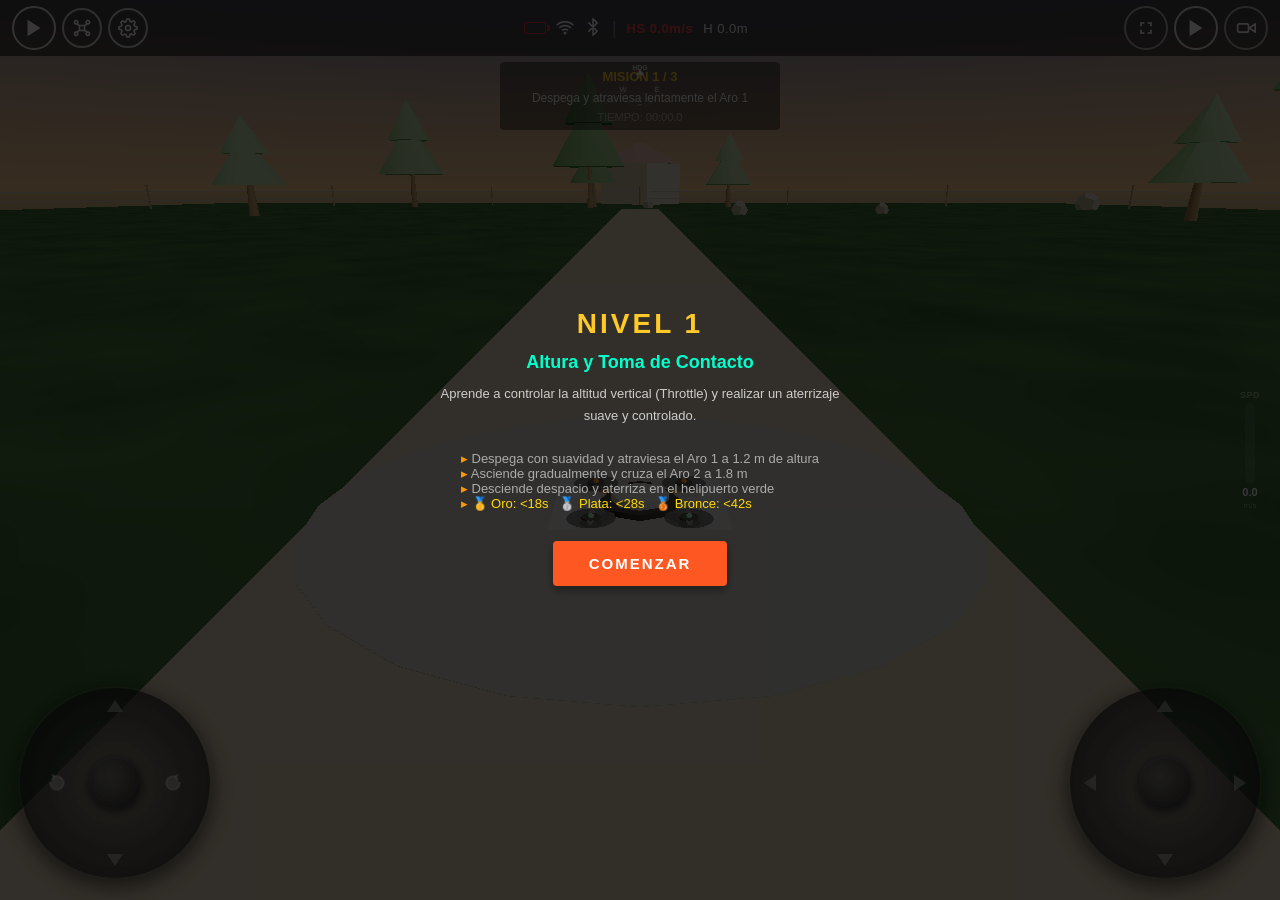
<file: index.html>
<!DOCTYPE html>
<html lang="es">
<head>
  <meta charset="UTF-8">
  <meta name="viewport" content="width=device-width, initial-scale=1.0, maximum-scale=1.0, user-scalable=no">
  <title>Simulador Tello EDU - Academia de Vuelo</title>

  <!-- PWA -->
  <link rel="manifest" href="manifest.json">
  <meta name="theme-color" content="#1a1a2e">
  <meta name="apple-mobile-web-app-capable" content="yes">
  <meta name="apple-mobile-web-app-status-bar-style" content="black">
  <link rel="apple-touch-icon" href="icons/icon-192.png">

  <!-- Styles -->
  <link rel="stylesheet" href="src/styles/base.css">
  <link rel="stylesheet" href="src/styles/hud.css">
  <link rel="stylesheet" href="src/styles/joystick.css">
  <link rel="stylesheet" href="src/styles/overlays.css">
  <link rel="stylesheet" href="src/styles/progress.css">
</head>
<body>

  <!-- Orientation warning for tablets/phones in portrait -->
  <div id="orientation-warning">
    <div class="orientation-box">
      <svg viewBox="0 0 24 24" width="48" height="48" fill="#00e5ff">
        <path d="M16 1H8C6.34 1 5 2.34 5 4v16c0 1.66 1.34 3 3 3h8c1.66 0 3-1.34 3-3V4c0-1.66-1.34-3-3-3zm1 18c0 .55-.45 1-1 1H8c-.55 0-1-.45-1-1V5c0-.55.45-1 1-1h8c.55 0 1 .45 1 1v14z"/>
      </svg>
      <p>Gira tu dispositivo a modo <b>Horizontal (Landscape)</b> para una mejor experiencia de vuelo.</p>
    </div>
  </div>

  <!-- Floating PWA / Web Update Banner -->
  <div id="update-banner" class="update-banner" style="display:none;">
    <div class="update-banner-content">
      <span class="update-banner-icon" id="update-banner-icon">🔄</span>
      <span class="update-banner-text" id="update-banner-text">Actualizando...</span>
      <button class="update-banner-btn" id="update-banner-btn" style="display:none;">APLICAR</button>
      <button class="update-banner-close" id="update-banner-close" title="Ocultar aviso">✕</button>
    </div>
  </div>

  <!-- Level intro / completion overlay -->
  <div id="level-overlay">
    <h1 id="ov-level-title">NIVEL 1</h1>
    <h2 id="ov-subtitle">Vuelo de Iniciación</h2>
    <p id="ov-desc">Aprende los controles básicos.</p>
    <ul id="ov-objectives"></ul>
    <button class="btn-overlay" id="btn-start-level">COMENZAR</button>
    <button class="btn-overlay" id="btn-regen-level" style="display:none; background:#7b1fa2; margin-top:8px;">🎲 NUEVA VARIACIÓN</button>
    <button class="btn-overlay freestyle" id="btn-freestyle" style="display:none">🎮 MODO LIBRE</button>
    <button class="btn-overlay secondary" id="btn-prev-level" style="display:none">◀ NIVEL ANTERIOR</button>
  </div>

  <!-- Config menu overlay -->
  <div id="config-overlay">
    <div id="config-panel">
      <div class="cfg-header">
        <h2>
          <svg viewBox="0 0 24 24"><path d="M12 15a3 3 0 100-6 3 3 0 000 6z"/><path d="M19.4 15a1.65 1.65 0 00.33 1.82l.06.06a2 2 0 010 2.83 2 2 0 01-2.83 0l-.06-.06a1.65 1.65 0 00-1.82-.33 1.65 1.65 0 00-1 1.51V21a2 2 0 01-4 0v-.09A1.65 1.65 0 009 19.4a1.65 1.65 0 00-1.82.33l-.06.06a2 2 0 01-2.83-2.83l.06-.06A1.65 1.65 0 004.68 15a1.65 1.65 0 00-1.51-1H3a2 2 0 010-4h.09A1.65 1.65 0 004.6 9a1.65 1.65 0 00-.33-1.82l-.06-.06a2 2 0 012.83-2.83l.06.06A1.65 1.65 0 009 4.68a1.65 1.65 0 001-1.51V3a2 2 0 014 0v.09a1.65 1.65 0 001 1.51 1.65 1.65 0 001.82-.33l.06-.06a2 2 0 012.83 2.83l-.06.06A1.65 1.65 0 0019.4 9a1.65 1.65 0 001.51 1H21a2 2 0 010 4h-.09a1.65 1.65 0 00-1.51 1z"/></svg>
          CONFIGURACIÓN
        </h2>
        <button id="btn-config-close-x" class="cfg-close-x" title="Cerrar ventana">✕</button>
      </div>

      <!-- Category Navigation Tabs -->
      <div class="cfg-tabs">
        <button class="cfg-tab-btn active" data-cfg-tab="controls">🎮 MANDOS</button>
        <button class="cfg-tab-btn" data-cfg-tab="difficulty">🎯 DIFICULTAD</button>
        <button class="cfg-tab-btn" data-cfg-tab="camera">👁️ CÁMARA</button>
        <button class="cfg-tab-btn" data-cfg-tab="graphics">⚙️ GRÁFICOS</button>
      </div>

      <!-- Tab Content 1: Mandos (Controls) -->
      <div class="cfg-tab-content active" id="cfg-tab-controls">
        <!-- Flight mode -->
        <div class="cfg-section">
          <div class="cfg-section-title">MODO DE VUELO</div>
          <div class="cfg-speed-row">
            <button class="cfg-speed-btn active" id="cfg-mode-attitude" data-flightmode="attitude">🎯 ACTITUD</button>
            <button class="cfg-speed-btn" id="cfg-mode-rate" data-flightmode="rate">⚡ ACRO (RATE)</button>
          </div>
          <div style="font-size:9px;color:rgba(255,255,255,0.35);margin-top:4px;padding:0 2px 4px;">
            ACTITUD: auto-nivelado &nbsp;|&nbsp; ACRO: control de tasa (real FPV)
          </div>
        </div>

        <!-- Speed preset -->
        <div class="cfg-section">
          <div class="cfg-section-title">VELOCIDAD DE RESPUESTA</div>
          <div class="cfg-speed-row">
            <button class="cfg-speed-btn active" id="cfg-speed-slow" data-speed="slow">🐢 LENTO</button>
            <button class="cfg-speed-btn" id="cfg-speed-normal" data-speed="normal">🎯 NORMAL</button>
            <button class="cfg-speed-btn" id="cfg-speed-fast" data-speed="fast">⚡ RÁPIDO</button>
          </div>
        </div>

        <!-- Joystick controls -->
        <div class="cfg-section">
          <div class="cfg-section-title">SENSIBILIDAD Y CURVA</div>
          <div class="cfg-slider-row">
            <label>Sensibilidad</label>
            <input type="range" id="cfg-joy-sensitivity" min="0.3" max="2.0" step="0.05" value="1.0">
            <span class="cfg-slider-value" id="cfg-joy-sensitivity-val">1.0</span>
          </div>

          <div class="cfg-slider-row">
            <label>Curva</label>
            <input type="range" id="cfg-joy-curve" min="1.0" max="4.0" step="0.1" value="3.0">
            <span class="cfg-slider-value" id="cfg-joy-curve-val">3.0</span>
          </div>
          <div style="display:flex;justify-content:space-between;font-size:10px;color:rgba(255,255,255,0.3);margin-top:-4px;padding:0 2px 6px;">
            <span>LINEAL</span><span>EXPONENCIAL</span>
          </div>

          <div class="cfg-slider-row">
            <label>Zona muerta</label>
            <input type="range" id="cfg-joy-deadzone" min="0" max="0.25" step="0.01" value="0.05">
            <span class="cfg-slider-value" id="cfg-joy-deadzone-val">5%</span>
          </div>
        </div>

        <!-- Expo curve preview -->
        <div class="cfg-section">
          <div class="cfg-section-title">CURVA DE EXPO (VISTA PREVIA)</div>
          <canvas id="expo-curve-canvas" width="160" height="70" style="display:block;margin:0 auto 4px;border-radius:4px;background:rgba(0,0,0,0.3);"></canvas>
        </div>

        <!-- Keyboard hint -->
        <div class="cfg-section" style="font-size:9px;color:rgba(255,255,255,0.3);line-height:1.7;">
          <div class="cfg-section-title">TECLADO / GAMEPAD</div>
          <div class="cfg-toggle-row" style="margin-bottom:6px;">
            <div>
              <div class="cfg-toggle-label" style="font-size:10px;">🎮 Intercambiar teclado</div>
              <div class="cfg-toggle-sub" id="kbd-swap-hint">↑↓ Subir/Bajar · ←→ Girar · WASD Pitch/Roll</div>
            </div>
            <label class="cfg-toggle">
              <input type="checkbox" id="cfg-kbd-swap">
              <span class="cfg-toggle-track"></span>
            </label>
          </div>
          Gamepad: Stick izq. Throttle+Yaw &nbsp; Stick der. Pitch+Roll
        </div>
      </div>

      <!-- Tab Content 2: Dificultad (Difficulty) -->
      <div class="cfg-tab-content" id="cfg-tab-difficulty">
        <div class="cfg-section">
          <div class="cfg-section-title">DESAFÍOS Y FACTORES AMBIENTALES</div>

          <div class="cfg-toggle-row">
            <div>
              <div class="cfg-toggle-label">🔋 Batería limitada</div>
              <div class="cfg-toggle-sub">Tiempo máximo para completar la misión</div>
            </div>
            <label class="cfg-toggle">
              <input type="checkbox" id="cfg-battery-on">
              <span class="cfg-toggle-track"></span>
            </label>
          </div>
          <div class="cfg-slider-row" id="cfg-battery-slider-row" style="display:none">
            <label>Tiempo</label>
            <input type="range" id="cfg-battery-time" min="30" max="300" step="10" value="120">
            <span class="cfg-slider-value" id="cfg-battery-time-val">120s</span>
          </div>

          <div class="cfg-toggle-row">
            <div>
              <div class="cfg-toggle-label">💨 Viento</div>
              <div class="cfg-toggle-sub">Fuerza de viento lateral en vuelo</div>
            </div>
            <label class="cfg-toggle">
              <input type="checkbox" id="cfg-wind-on">
              <span class="cfg-toggle-track"></span>
            </label>
          </div>
          <div class="cfg-slider-row" id="cfg-wind-slider-row" style="display:none">
            <label>Intensidad</label>
            <input type="range" id="cfg-wind-strength" min="0" max="5" step="0.5" value="1">
            <span class="cfg-slider-value" id="cfg-wind-strength-val">1.0</span>
          </div>

          <div class="cfg-toggle-row">
            <div>
              <div class="cfg-toggle-label">🌀 Turbulencia</div>
              <div class="cfg-toggle-sub">Sacudidas aleatorias durante el vuelo</div>
            </div>
            <label class="cfg-toggle">
              <input type="checkbox" id="cfg-turb-on">
              <span class="cfg-toggle-track"></span>
            </label>
          </div>
          <div class="cfg-slider-row" id="cfg-turb-slider-row" style="display:none">
            <label>Intensidad</label>
            <input type="range" id="cfg-turb-strength" min="0" max="5" step="0.5" value="1">
            <span class="cfg-slider-value" id="cfg-turb-strength-val">1.0</span>
          </div>

          <div class="cfg-toggle-row">
            <div>
              <div class="cfg-toggle-label">⚡ VPS / Deriva</div>
              <div class="cfg-toggle-sub">Zonas de pérdida de posicionamiento</div>
            </div>
            <label class="cfg-toggle">
              <input type="checkbox" id="cfg-vps-on">
              <span class="cfg-toggle-track"></span>
            </label>
          </div>

          <div class="cfg-toggle-row">
            <div>
              <div class="cfg-toggle-label">🚨 Simular desconexión</div>
              <div class="cfg-toggle-sub">Corta el enlace: sin control y descenso de emergencia</div>
            </div>
            <label class="cfg-toggle">
              <input type="checkbox" id="cfg-emergency-disconnect">
              <span class="cfg-toggle-track"></span>
            </label>
          </div>
        </div>
      </div>

      <!-- Tab Content 3: Cámara (Camera & Visual Aids) -->
      <div class="cfg-tab-content" id="cfg-tab-camera">
        <!-- Camera parameters -->
        <div class="cfg-section">
          <div class="cfg-section-title">CÁMARA DE SEGUIMIENTO (3ª PERSONA)</div>

          <div class="cfg-slider-row">
            <label>Retardo giro</label>
            <input type="range" id="cfg-cam-smoothing" min="0" max="0.22" step="0.01" value="0.06">
            <span class="cfg-slider-value" id="cfg-cam-smoothing-val">0.06</span>
          </div>

          <div class="cfg-slider-row">
            <label>Distancia</label>
            <input type="range" id="cfg-cam-distance" min="1.0" max="3.5" step="0.1" value="1.8">
            <span class="cfg-slider-value" id="cfg-cam-distance-val">1.8m</span>
          </div>

          <div class="cfg-slider-row">
            <label>Altura</label>
            <input type="range" id="cfg-cam-height" min="0.3" max="1.4" step="0.05" value="0.75">
            <span class="cfg-slider-value" id="cfg-cam-height-val">0.75m</span>
          </div>
        </div>

        <!-- Pilot / FPV frames -->
        <div class="cfg-section">
          <div class="cfg-section-title">VISTA PILOTO Y FPV</div>

          <div class="cfg-toggle-row">
            <div>
              <div class="cfg-toggle-label">📺 Marco de cámara</div>
              <div class="cfg-toggle-sub">Muestra el frame tipo mando del dron</div>
            </div>
            <label class="cfg-toggle">
              <input type="checkbox" id="cfg-pilot-frame">
              <span class="cfg-toggle-track"></span>
            </label>
          </div>

          <div class="cfg-toggle-row">
            <div>
              <div class="cfg-toggle-label">🌀 Ayuda de aspas FPV</div>
              <div class="cfg-toggle-sub">Muestra pistas laterales de motores/aspas en vista FPV</div>
            </div>
            <label class="cfg-toggle">
              <input type="checkbox" id="cfg-fpv-blade-aid" checked>
              <span class="cfg-toggle-track"></span>
            </label>
          </div>

          <div class="cfg-slider-row">
            <label>Punto piloto</label>
            <select id="cfg-pilot-spot" class="cfg-select" aria-label="Punto de cámara piloto">
              <option value="startPad">Helipuerto</option>
              <option value="westStand">Lateral oeste</option>
              <option value="eastStand">Lateral este</option>
              <option value="farTower">Vista lejana</option>
            </select>
            <span class="cfg-slider-value"></span>
          </div>

          <div class="cfg-slider-row">
            <label>Tamaño FPV</label>
            <select id="cfg-pilot-frame-size" class="cfg-select" aria-label="Tamaño del cuadro FPV en vista piloto">
              <option value="auto" selected>Auto</option>
              <option value="small">Pequeño</option>
              <option value="medium">Medio</option>
              <option value="large">Grande</option>
            </select>
            <span class="cfg-slider-value"></span>
          </div>
        </div>

        <!-- Flight visual aids -->
        <div class="cfg-section">
          <div class="cfg-section-title">ASISTENCIA VISUAL EN VUELO</div>

          <div class="cfg-toggle-row">
            <div>
              <div class="cfg-toggle-label">🧭 Ayudas de vuelo global</div>
              <div class="cfg-toggle-sub">Activa/desactiva todos los elementos de asistencia</div>
            </div>
            <label class="cfg-toggle">
              <input type="checkbox" id="cfg-flight-aids" checked>
              <span class="cfg-toggle-track"></span>
            </label>
          </div>

          <div class="cfg-toggle-row">
            <div>
              <div class="cfg-toggle-label">VPS beam</div>
              <div class="cfg-toggle-sub">Luz/volumen de pérdida de posición</div>
            </div>
            <label class="cfg-toggle">
              <input type="checkbox" id="cfg-vps-beam" checked>
              <span class="cfg-toggle-track"></span>
            </label>
          </div>

          <div class="cfg-toggle-row">
            <div>
              <div class="cfg-toggle-label">Anillo de dirección</div>
              <div class="cfg-toggle-sub">Indicador circular de giro y orientación</div>
            </div>
            <label class="cfg-toggle">
              <input type="checkbox" id="cfg-heading-ring" checked>
              <span class="cfg-toggle-track"></span>
            </label>
          </div>

          <div class="cfg-toggle-row">
            <div>
              <div class="cfg-toggle-label">Sombra del dron</div>
              <div class="cfg-toggle-sub">Sombra proyectada en el suelo</div>
            </div>
            <label class="cfg-toggle">
              <input type="checkbox" id="cfg-drone-shadow" checked>
              <span class="cfg-toggle-track"></span>
            </label>
          </div>

          <div class="cfg-toggle-row">
            <div>
              <div class="cfg-toggle-label">Traza del vuelo</div>
              <div class="cfg-toggle-sub">Línea de recorrido de la trayectoria</div>
            </div>
            <label class="cfg-toggle">
              <input type="checkbox" id="cfg-trail" checked>
              <span class="cfg-toggle-track"></span>
            </label>
          </div>

          <div class="cfg-toggle-row">
            <div>
              <div class="cfg-toggle-label">Anillo de altitud</div>
              <div class="cfg-toggle-sub">Indicador de altura alrededor del dron</div>
            </div>
            <label class="cfg-toggle">
              <input type="checkbox" id="cfg-alt-ring" checked>
              <span class="cfg-toggle-track"></span>
            </label>
          </div>
        </div>
      </div>

      <!-- Tab Content 4: Gráficos (Graphics & Performance) -->
      <div class="cfg-tab-content" id="cfg-tab-graphics">
        <!-- Performance -->
        <div class="cfg-section">
          <div class="cfg-section-title">CALIDAD GRÁFICA RÁPIDA</div>
          <div class="cfg-speed-row" style="margin-bottom:12px;">
            <button class="cfg-speed-btn" id="cfg-quality-low" data-quality="low">📱 BAJO (Tablet)</button>
            <button class="cfg-speed-btn active" id="cfg-quality-med" data-quality="med">🎯 MEDIO</button>
            <button class="cfg-speed-btn" id="cfg-quality-high" data-quality="high">⚡ ALTO</button>
          </div>

          <div class="cfg-toggle-row">
            <div>
              <div class="cfg-toggle-label">⚙️ Modo bajo consumo</div>
              <div class="cfg-toggle-sub">Reduce sombras, entorno y resolución</div>
            </div>
            <label class="cfg-toggle">
              <input type="checkbox" id="cfg-low-power">
              <span class="cfg-toggle-track"></span>
            </label>
          </div>

          <div class="cfg-toggle-row">
            <div>
              <div class="cfg-toggle-label">🌑 Sombras</div>
              <div class="cfg-toggle-sub">Desactiva sombras dinámicas del mundo</div>
            </div>
            <label class="cfg-toggle">
              <input type="checkbox" id="cfg-shadows">
              <span class="cfg-toggle-track"></span>
            </label>
          </div>

          <div class="cfg-toggle-row">
            <div>
              <div class="cfg-toggle-label">🌿 Entorno detallado</div>
              <div class="cfg-toggle-sub">Oculta árboles, rocas y vallas decorativas</div>
            </div>
            <label class="cfg-toggle">
              <input type="checkbox" id="cfg-env-detail" checked>
              <span class="cfg-toggle-track"></span>
            </label>
          </div>

          <div class="cfg-toggle-row">
            <div>
              <div class="cfg-toggle-label">💨 Partículas de viento</div>
              <div class="cfg-toggle-sub">Reduce partículas de deriva atmosférica</div>
            </div>
            <label class="cfg-toggle">
              <input type="checkbox" id="cfg-wind-particles" checked>
              <span class="cfg-toggle-track"></span>
            </label>
          </div>
        </div>

        <!-- Environment -->
        <div class="cfg-section">
          <div class="cfg-section-title">ILUMINACIÓN Y ENTORNO</div>

          <div class="cfg-slider-row">
            <label>Hora del día</label>
            <input type="range" id="cfg-time-of-day" min="0" max="1" step="0.05" value="0.5">
            <span class="cfg-slider-value" id="cfg-time-of-day-val">🌅</span>
          </div>

          <div class="cfg-slider-row">
            <label>Niebla</label>
            <input type="range" id="cfg-fog-density" min="0.002" max="0.06" step="0.002" value="0.008">
            <span class="cfg-slider-value" id="cfg-fog-density-val">0.008</span>
          </div>
        </div>

        <!-- Replay -->
        <div class="cfg-section">
          <div class="cfg-section-title">REPETICIÓN</div>
          <button id="btn-start-replay" class="cfg-speed-btn" style="width:100%">▶ VER REPETICIÓN DE VUELO</button>
          <div style="font-size:9px;color:rgba(255,255,255,0.35);margin-top:4px;">Disponible tras completar un nivel</div>
        </div>

        <!-- Version & PWA Updates -->
        <div class="cfg-section">
          <div class="cfg-section-title">VERSIÓN Y ACTUALIZACIONES</div>
          <div style="display:flex; justify-content:space-between; align-items:center; gap:8px;">
            <div>
              <div style="font-size:12px; color:#fff; font-weight:bold;">DroneTrainer EDU</div>
              <div id="cfg-app-version" style="font-size:10px; color:rgba(255,255,255,0.45);">v2.2.0 · PWA Offline</div>
            </div>
            <button id="btn-check-updates" class="cfg-speed-btn" style="flex:none; padding:7px 12px; font-size:10px;">
              🔄 BUSCAR AHORA
            </button>
          </div>

          <div class="cfg-toggle-row" style="margin-top:10px;">
            <div>
              <div class="cfg-toggle-label">🔄 Actualizaciones automáticas</div>
              <div class="cfg-toggle-sub">Descarga y aplica novedades al conectar a internet</div>
            </div>
            <label class="cfg-toggle">
              <input type="checkbox" id="cfg-auto-updates" checked>
              <span class="cfg-toggle-track"></span>
            </label>
          </div>

          <div id="cfg-update-status" style="font-size:10px; color:#ff9800; min-height:14px; margin-top:6px;"></div>
        </div>
      </div>

      <button id="btn-config-close">CERRAR</button>
    </div>
  </div>

  <!-- Level Progress / Menu overlay -->
  <div id="level-progress-overlay">
    <div id="level-progress-panel">
      <h2>
        <svg viewBox="0 0 24 24" style="width:18px;height:18px;stroke:#fff;stroke-width:2;fill:none"><path d="M3 9l9-7 9 7v11a2 2 0 01-2 2H5a2 2 0 01-2-2z"/><polyline points="9 22 9 12 15 12 15 22"/></svg>
        PLAN DE ENTRENAMIENTO
      </h2>

      <!-- Tab switcher: Academia vs Desafíos vs Misiones -->
      <div class="lp-tab-row">
        <button class="lp-tab-btn active" id="lp-tab-academy">🎓 ACADEMIA (24)</button>
        <button class="lp-tab-btn" id="lp-tab-challenges">⚡ DESAFÍOS (15)</button>
        <button class="lp-tab-btn" id="lp-tab-operations">🎬 MISIONES (10)</button>
      </div>

      <div class="lp-section-title" id="lp-section-header">CURSO DE APRENDIZAJE</div>
      <div id="lp-levels-list"></div>

      <div class="lp-section-title" style="margin-top:16px">MODOS</div>
      <div class="lp-mode-row">
        <button class="lp-mode-btn" id="lp-btn-freestyle">🎮 MODO LIBRE</button>
        <button class="lp-mode-btn" id="lp-btn-freestyle-indoor">🏢 LIBRE INTERIOR</button>
        <button class="lp-mode-btn" id="lp-btn-reset">🗑 REINICIAR TODO</button>
      </div>

      <button id="lp-btn-close">CERRAR</button>
    </div>
  </div>

  <!-- FPV propeller overlay -->
  <div id="fpv-overlay">
    <div class="fpv-prop" id="fpv-prop-left">
      <div class="fpv-prop-blade"></div>
      <div class="fpv-prop-blade"></div>
    </div>
    <div class="fpv-prop" id="fpv-prop-right">
      <div class="fpv-prop-blade"></div>
      <div class="fpv-prop-blade"></div>
    </div>
  </div>

  <div id="pilot-frame-overlay" aria-hidden="true">
    <div class="pilot-frame-screen"></div>
    <div class="pilot-frame-screen inner"></div>
  </div>

  <div id="canvas-container"></div>

  <!-- Level transition fade overlay -->
  <div id="level-fade"></div>

  <div id="ui-layer">
    <!-- Top bar -->
    <div id="top-bar">
      <div class="top-icons-left">
        <button id="btn-takeoff" title="Despegar / Aterrizar">
          <svg viewBox="0 0 24 24" id="btn-takeoff-icon"><polygon points="5 3 19 12 5 21 5 3" fill="#fff" stroke="none"/></svg>
        </button>
        <button class="top-icon-btn" id="btn-drone-icon" title="Estado del dron" style="cursor:default; pointer-events:none;">
          <svg viewBox="0 0 24 24"><circle cx="5" cy="5" r="2"/><circle cx="19" cy="5" r="2"/><circle cx="5" cy="19" r="2"/><circle cx="19" cy="19" r="2"/><rect x="9" y="9" width="6" height="6" rx="1"/><line x1="5" y1="7" x2="9" y2="9"/><line x1="19" y1="7" x2="15" y2="9"/><line x1="5" y1="17" x2="9" y2="15"/><line x1="19" y1="17" x2="15" y2="15"/></svg>
        </button>
        <button class="top-icon-btn" id="btn-open-config" title="Configuración">
          <svg viewBox="0 0 24 24"><path d="M12 15a3 3 0 100-6 3 3 0 000 6z"/><path d="M19.4 15a1.65 1.65 0 00.33 1.82l.06.06a2 2 0 010 2.83 2 2 0 01-2.83 0l-.06-.06a1.65 1.65 0 00-1.82-.33 1.65 1.65 0 00-1 1.51V21a2 2 0 01-4 0v-.09A1.65 1.65 0 009 19.4a1.65 1.65 0 00-1.82.33l-.06.06a2 2 0 01-2.83-2.83l.06-.06A1.65 1.65 0 004.68 15a1.65 1.65 0 00-1.51-1H3a2 2 0 010-4h.09A1.65 1.65 0 004.6 9a1.65 1.65 0 00-.33-1.82l-.06-.06a2 2 0 012.83-2.83l.06.06A1.65 1.65 0 009 4.68a1.65 1.65 0 001-1.51V3a2 2 0 014 0v.09a1.65 1.65 0 001 1.51 1.65 1.65 0 001.82-.33l.06-.06a2 2 0 012.83 2.83l-.06.06A1.65 1.65 0 0019.4 9a1.65 1.65 0 001.51 1H21a2 2 0 010 4h-.09a1.65 1.65 0 00-1.51 1z"/></svg>
        </button>
      </div>

      <div id="top-status">
        <div id="status-battery">
          <span class="bat-icon"><span class="bat-fill" id="bat-fill-bar" style="width:100%"></span></span>
        </div>
        <span id="status-wifi">
          <svg viewBox="0 0 24 24"><path d="M5 12.55a11 11 0 0114.08 0"/><path d="M1.42 9a16 16 0 0121.16 0"/><path d="M8.53 16.11a6 6 0 016.95 0"/><circle cx="12" cy="20" r="1" fill="#fff"/></svg>
        </span>
        <span id="status-bt">
          <svg viewBox="0 0 24 24"><polyline points="6.5 6.5 17.5 17.5 12 23 12 1 17.5 6.5 6.5 17.5"/></svg>
        </span>
        <span id="status-sep">|</span>
        <span id="status-speed">HS 0.0m/s</span>
        <span id="status-alt">H 0.0m</span>
      </div>

      <div class="top-icons-right">
        <button id="btn-fullscreen" title="Pantalla completa">
          <svg viewBox="0 0 24 24"><path d="M7 14H5v5h5v-2H7v-3zm-2-4h2V7h3V5H5v5zm12 7h-3v2h5v-5h-2v3zM14 5v2h3v3h2V5h-5z"/></svg>
        </button>
        <button id="btn-levels" title="Progreso de niveles">
          <svg viewBox="0 0 24 24"><polygon points="5 3 19 12 5 21 5 3" fill="#fff" stroke="none"/></svg>
        </button>
        <button id="btn-cam-toggle" title="Cambiar vista (3ª persona / FPV)">
          <svg viewBox="0 0 24 24"><rect x="2" y="7" width="13" height="10" rx="2"/><polygon points="23 7 16 12 23 17 23 7"/></svg>
        </button>
      </div>
    </div>

    <!-- Mission HUD -->
    <div id="mission-hud">
      <div class="mission-title" id="mission-title">MISIÓN 1 / 3</div>
      <div id="mission-desc">Despega y atraviesa lentamente el Aro 1</div>
      <div id="vps-warning">⚠ ALERTA: VPS CIEGO (DERIVA ACTIVA) ⚠</div>
      <div id="emergency-warning">🚨 ENLACE PERDIDO: DESCENSO DE EMERGENCIA</div>
      <div id="mission-timer" style="color:rgba(255,255,255,0.55); font-size:11px; margin-top:2px;">TIEMPO: 00:00.0</div>
      <div id="mission-hint" style="display:none; color:#ffd740; font-size:10px; margin-top:3px; padding:3px 6px; background:rgba(0,0,0,0.45); border-radius:4px; max-width:260px;"></div>
    </div>

    <!-- Battery countdown bar (difficulty) -->
    <div id="battery-bar-wrap">
      <div id="battery-bar-label">🔋 <span id="battery-bar-text">120s</span></div>
      <div id="battery-bar-track"><div id="battery-bar-fill" style="width:100%"></div></div>
    </div>

    <!-- Freestyle mode HUD -->
    <div id="freestyle-hud">
      <div class="fs-title">🎮 MODO LIBRE</div>
      <div>AROS: <span class="fs-score" id="fs-gates">0</span> &nbsp; TIEMPO: <span id="fs-time">00:00.0</span></div>
      <div style="font-size:11px; color:rgba(255,255,255,0.5); margin-top:2px;">MEJOR TRAMO: <span id="fs-best">--</span></div>
    </div>

    <!-- Freestyle control panel -->
    <div id="freestyle-panel">
      <button class="btn-freestyle-ctrl wind-btn active" data-wind="calm"  id="wind-calm">🌬 CALMA</button>
      <button class="btn-freestyle-ctrl wind-btn"        data-wind="mod"   id="wind-mod">💨 MODERADO</button>
      <button class="btn-freestyle-ctrl wind-btn"        data-wind="storm" id="wind-storm">🌪 TORMENTA</button>
      <button class="btn-freestyle-ctrl" id="btn-new-map">🗺 NUEVO MAPA</button>
      <button class="btn-freestyle-ctrl" id="btn-exit-free">✕ SALIR</button>
    </div>

    <!-- Left joystick: Throttle (up/down) + Yaw (left/right) -->
    <div class="joystick-zone" id="left-zone">
      <svg class="joy-arrow joy-arrow-up" width="16" height="12" viewBox="0 0 16 12"><polygon points="8,0 16,12 0,12"/></svg>
      <svg class="joy-arrow joy-arrow-down" width="16" height="12" viewBox="0 0 16 12"><polygon points="8,0 16,12 0,12"/></svg>
      <svg class="joy-arrow joy-arrow-ccw" width="18" height="18" viewBox="0 0 24 24" fill="none" stroke="rgba(255,255,255,0.45)" stroke-width="2.5" stroke-linecap="round">
        <path d="M3 12a9 9 0 109-9H9"/><polyline points="6 7 9 4 6 1"/>
      </svg>
      <svg class="joy-arrow joy-arrow-cw" width="18" height="18" viewBox="0 0 24 24" fill="none" stroke="rgba(255,255,255,0.45)" stroke-width="2.5" stroke-linecap="round">
        <path d="M3 12a9 9 0 109-9H9"/><polyline points="6 7 9 4 6 1"/>
      </svg>
      <div class="stick-knob" id="left-knob"></div>
    </div>

    <!-- Right joystick: Pitch (forward/back) + Roll (left/right) -->
    <div class="joystick-zone" id="right-zone">
      <svg class="joy-arrow joy-arrow-up"    width="16" height="12" viewBox="0 0 16 12"><polygon points="8,0 16,12 0,12"/></svg>
      <svg class="joy-arrow joy-arrow-down"  width="16" height="12" viewBox="0 0 16 12"><polygon points="8,0 16,12 0,12"/></svg>
      <svg class="joy-arrow joy-arrow-left"  width="16" height="12" viewBox="0 0 16 12"><polygon points="8,0 16,12 0,12"/></svg>
      <svg class="joy-arrow joy-arrow-right" width="16" height="12" viewBox="0 0 16 12"><polygon points="8,0 16,12 0,12"/></svg>
      <div class="stick-knob" id="right-knob"></div>
    </div>

    <!-- VPS screen-edge vignette -->
    <div id="vps-vignette"></div>

    <!-- Speed tape (right side) -->
    <div id="speed-tape">
      <div id="speed-tape-label">SPD</div>
      <div id="speed-tape-track"><div id="speed-tape-fill" style="height:0%"></div></div>
      <div id="speed-tape-val">0.0</div>
      <div id="speed-tape-unit">m/s</div>
    </div>

    <!-- Artificial horizon bar -->
    <div id="horizon-hud">
      <canvas id="horizon-canvas" width="100" height="50"></canvas>
    </div>

    <!-- Compass rose -->
    <div id="compass-hud">
      <canvas id="compass-canvas" width="80" height="44"></canvas>
    </div>

    <!-- Wind drift indicator -->
    <div id="wind-drift-hud">
      <canvas id="wind-drift-canvas" width="44" height="44"></canvas>
      <div id="wind-drift-label">DERIVA</div>
    </div>

    <!-- Input visualizer -->
    <!--<div id="input-viz">
      <div class="input-viz-box" id="input-viz-left">
        <div class="input-viz-dot" id="input-dot-left"></div>
      </div>
      <div class="input-viz-box" id="input-viz-right">
        <div class="input-viz-dot" id="input-dot-right"></div>
      </div>
    </div>-->
  </div>

  <script type="module" src="src/main.js"></script>
</body>
</html>
</file>
<file: src/styles/base.css>
* {
  box-sizing: border-box;
  user-select: none;
  -webkit-user-select: none;
  margin: 0;
  padding: 0;
}
body, html {
  width: 100%;
  height: 100%;
  overflow: hidden;
  background: #000;
  touch-action: none;
  font-family: 'Arial', sans-serif;
}
:root {
  --pilot-frame-width: min(30vw, 420px);
  --pilot-frame-height: min(17.4vw, 244px);
  --pilot-frame-min-width: 180px;
  --pilot-frame-min-height: 104px;
}
#canvas-container {
  position: absolute;
  top: 0;
  left: 0;
  width: 100%;
  height: 100%;
  overflow: hidden;
}

#canvas-container canvas {
  width: 100% !important;
  height: 100% !important;
  display: block;
}
#ui-layer {
  position: absolute;
  top: 0;
  left: 0;
  width: 100%;
  height: 100%;
  z-index: 2;
  pointer-events: none;
}

/* ── FPV PROPELLER OVERLAY ── */
#fpv-overlay {
  display: none !important;
  position: absolute;
  top: 0; left: 0; width: 100%; height: 100%;
  pointer-events: none;
  z-index: 3;
}
#fpv-overlay.active { display: none !important; }
.fpv-prop {
  position: absolute;
  top: 50%;
  width: 132px;
  height: 110px;
  transform: translateY(-50%);
  overflow: visible;
  pointer-events: none;
}
#fpv-prop-left  { left: 10px; }
#fpv-prop-right { right: 10px; }
.fpv-prop::before {
  content: '';
  position: absolute;
  width: 26px;
  height: 26px;
  border-radius: 50%;
  top: 50%;
  margin-top: -13px;
  background: radial-gradient(circle at 40% 35%, rgba(255,255,255,0.65), rgba(18,21,32,0.92) 62%);
  border: 1px solid rgba(255,255,255,0.22);
  box-shadow: 0 0 0 1px rgba(0,0,0,0.45), 0 0 12px rgba(0,0,0,0.35);
}
#fpv-prop-left::before { left: 20px; }
#fpv-prop-right::before { right: 20px; }
.fpv-prop-blade {
  position: absolute;
  width: 62px;
  height: 10px;
  background: rgba(255,255,255,0.2);
  border-radius: 6px;
  top: 50%;
  left: 50%;
  transform-origin: 0% 50%;
  animation: propSpin 0.12s linear infinite;
}
.fpv-prop-blade:nth-child(2) { animation-delay: -0.06s; }
#fpv-prop-left  .fpv-prop-blade { transform-origin: 0% 50%; }
#fpv-prop-right .fpv-prop-blade { transform-origin: 100% 50%; left: auto; right: 50%; }
@keyframes propSpin {
  from { transform: rotate(0deg) translateY(-50%); }
  to   { transform: rotate(360deg) translateY(-50%); }
}
/* FPV vignette effect */
#fpv-overlay::after {
  content: '';
  position: absolute;
  inset: 0;
  background: radial-gradient(ellipse at center, transparent 55%, rgba(0,0,0,0.55) 100%);
  pointer-events: none;
}

#pilot-frame-overlay {
  display: none;
  position: absolute;
  inset: 0;
  pointer-events: none;
  z-index: 6;
}
#pilot-frame-overlay.active { display: block; }
.pilot-frame-screen {
  position: absolute;
  left: 50%;
  bottom: 3.6vh;
  width: var(--pilot-frame-width);
  height: var(--pilot-frame-height);
  min-width: var(--pilot-frame-min-width);
  min-height: var(--pilot-frame-min-height);
  transform: translateX(-50%);
  border: 3px solid rgba(255,255,255,0.85);
  border-radius: 14px;
  box-shadow: 0 0 0 2px rgba(0,0,0,0.55), inset 0 0 0 1px rgba(255,255,255,0.18), 0 8px 20px rgba(0,0,0,0.3);
  background: transparent;
}
.pilot-frame-screen.inner {
  left: calc(50% + 1px);
  bottom: calc(3.6vh + 1px);
  width: calc(var(--pilot-frame-width) - 18px);
  height: calc(var(--pilot-frame-height) - 18px);
  min-width: calc(var(--pilot-frame-min-width) - 18px);
  min-height: calc(var(--pilot-frame-min-height) - 18px);
  border-color: rgba(255,255,255,0.28);
  border-radius: 10px;
  box-shadow: inset 0 0 0 1px rgba(0,0,0,0.35);
  background: transparent;
}
/* ── VPS SCREEN VIGNETTE ── */
#vps-vignette {
  display: none;
  position: absolute;
  inset: 0;
  pointer-events: none;
  z-index: 4;
  background: radial-gradient(ellipse at center, transparent 52%, rgba(255,179,0,0.0) 72%, rgba(255,179,0,0.12) 100%);
}
#vps-vignette.active { display: block; }

/* ── LEVEL TRANSITION FADE ── */
#level-fade {
  position: absolute;
  inset: 0;
  pointer-events: none;
  z-index: 9;
  background: #000;
  opacity: 0;
  transition: opacity 0.35s ease;
}
#level-fade.fade-out { opacity: 1; }
#level-fade.fade-in  { opacity: 0; }
</file>
<file: src/styles/hud.css>
/* ── TOP HUD BAR ── */
#top-bar {
  position: absolute;
  top: 0; left: 0; right: 0;
  height: 56px;
  display: flex;
  align-items: center;
  background: rgba(0,0,0,0.55);
  padding: 0 12px;
  pointer-events: auto;
}

/* Left icon group */
.top-icons-left {
  display: flex;
  align-items: center;
  gap: 6px;
}
.top-icon-btn {
  width: 40px;
  height: 40px;
  border-radius: 50%;
  border: 2px solid rgba(255,255,255,0.75);
  background: transparent;
  color: #fff;
  display: flex;
  align-items: center;
  justify-content: center;
  cursor: pointer;
  pointer-events: auto;
  flex-shrink: 0;
}
.top-icon-btn svg {
  width: 20px;
  height: 20px;
  fill: none;
  stroke: #fff;
  stroke-width: 2;
  stroke-linecap: round;
  stroke-linejoin: round;
}
.top-icon-btn:active { opacity: 0.7; }

/* Center status strip */
#top-status {
  flex: 1;
  display: flex;
  align-items: center;
  justify-content: center;
  gap: 10px;
  font-size: 13px;
  color: #fff;
  font-family: 'Arial', sans-serif;
}
#status-battery {
  display: flex;
  align-items: center;
  gap: 4px;
}
.bat-icon {
  width: 22px;
  height: 12px;
  border: 1.5px solid #e53935;
  border-radius: 2px;
  position: relative;
  display: inline-block;
}
.bat-icon::after {
  content: '';
  position: absolute;
  right: -5px;
  top: 2px;
  width: 3px;
  height: 6px;
  background: #e53935;
  border-radius: 0 1px 1px 0;
}
.bat-fill {
  height: 100%;
  background: #e53935;
  border-radius: 1px;
  transition: width 0.4s;
}
#status-wifi svg, #status-bt svg { width:18px; height:18px; stroke:#fff; stroke-width:2; fill:none; stroke-linecap:round; stroke-linejoin:round; }
#status-sep { color: rgba(255,255,255,0.3); font-size: 18px; font-weight: 100; }
#status-speed { color: #ff4444; font-weight: bold; letter-spacing: 0.5px; }
#status-alt   { color: #fff; letter-spacing: 0.5px; }

/* Right icon group */
.top-icons-right {
  display: flex;
  align-items: center;
  gap: 6px;
}
/* Takeoff / Land button */
#btn-takeoff {
  width: 44px;
  height: 44px;
  border-radius: 50%;
  border: 2px solid rgba(255,255,255,0.85);
  background: transparent;
  color: #fff;
  display: flex;
  align-items: center;
  justify-content: center;
  cursor: pointer;
  pointer-events: auto;
  flex-shrink: 0;
  transition: background 0.2s, border-color 0.2s;
}
#btn-takeoff svg { width:22px; height:22px; stroke:#fff; stroke-width:2; fill:none; stroke-linecap:round; stroke-linejoin:round; }
#btn-takeoff:disabled { opacity: 0.4; cursor: not-allowed; }
#btn-takeoff.state-fly  { border-color: #4caf50; }
#btn-takeoff.state-fly svg { stroke: #4caf50; }
#btn-takeoff.state-land { border-color: #ff9800; }
#btn-takeoff.state-land svg { stroke: #ff9800; }
#btn-takeoff.state-crash { border-color: #e53935; }
#btn-takeoff.state-crash svg { stroke: #e53935; }

/* Level progress menu button */
#btn-levels {
  width: 44px;
  height: 44px;
  border-radius: 50%;
  border: 2px solid rgba(255,255,255,0.85);
  background: transparent;
  color: #fff;
  display: flex;
  align-items: center;
  justify-content: center;
  cursor: pointer;
  pointer-events: auto;
  flex-shrink: 0;
  transition: background 0.2s, border-color 0.2s;
}
#btn-levels svg { width:22px; height:22px; stroke:#fff; stroke-width:2; fill:none; stroke-linecap:round; stroke-linejoin:round; }
#btn-levels:active { opacity: 0.7; }

/* Camera view toggle button */
#btn-cam-toggle {
  width: 44px;
  height: 44px;
  border-radius: 50%;
  border: 2px solid rgba(255,255,255,0.6);
  background: transparent;
  color: #fff;
  display: flex;
  align-items: center;
  justify-content: center;
  flex-shrink: 0;
  pointer-events: auto;
  cursor: pointer;
  transition: border-color 0.2s, opacity 0.2s;
}
#btn-cam-toggle svg { width:20px; height:20px; stroke:#fff; stroke-width:2; fill:none; stroke-linecap:round; stroke-linejoin:round; }
#btn-cam-toggle.fpv-active { border-color: #00e5ff; }
#btn-cam-toggle.fpv-active svg { stroke: #00e5ff; }
#btn-cam-toggle:active { opacity: 0.7; }

/* Video / Photo placeholder buttons */
.top-media-btn {
  width: 44px;
  height: 44px;
  border-radius: 50%;
  border: 2px solid rgba(255,255,255,0.6);
  background: transparent;
  color: #fff;
  display: flex;
  align-items: center;
  justify-content: center;
  flex-shrink: 0;
  pointer-events: auto;
  cursor: default;
  opacity: 0.55;
}
.top-media-btn svg { width:20px; height:20px; stroke:#fff; stroke-width:2; fill:none; stroke-linecap:round; stroke-linejoin:round; }

/* Fullscreen button */
#btn-fullscreen {
  width: 44px;
  height: 44px;
  border-radius: 50%;
  border: 2px solid rgba(255,255,255,0.6);
  background: transparent;
  color: #fff;
  display: flex;
  align-items: center;
  justify-content: center;
  flex-shrink: 0;
  pointer-events: auto;
  cursor: pointer;
  transition: border-color 0.2s, opacity 0.2s;
}
#btn-fullscreen svg {
  width: 20px;
  height: 20px;
  fill: #fff;
}
#btn-fullscreen:active {
  opacity: 0.7;
}

/* Mission HUD – centred below top bar */
#mission-hud {
  position: absolute;
  top: 62px;
  left: 50%;
  transform: translateX(-50%);
  text-align: center;
  min-width: 280px;
  color: #fff;
  background: rgba(0,0,0,0.45);
  padding: 5px 14px;
  border-radius: 4px;
  font-size: 12px;
  line-height: 1.5;
  pointer-events: none;
}
.mission-title {
  color: #ffca28;
  font-weight: bold;
  font-size: 13px;
  margin-bottom: 2px;
}
#vps-warning {
  color: #ffd180;
  font-weight: bold;
  display: none;
  margin-top: 5px;
  padding: 2px 10px;
  border-radius: 999px;
  border: 1px solid rgba(255,193,7,0.38);
  background: rgba(255,152,0,0.16);
}

#emergency-warning {
  color: #ff8a80;
  font-weight: bold;
  display: none;
  margin-top: 5px;
  padding: 2px 10px;
  border-radius: 999px;
  border: 1px solid rgba(244,67,54,0.55);
  background: rgba(198,40,40,0.2);
}

/* Battery countdown bar */
#battery-bar-wrap {
  display: none;
  position: absolute;
  top: 62px;
  right: 12px;
  width: 120px;
  background: rgba(0,0,0,0.45);
  border-radius: 4px;
  padding: 4px 8px;
  font-size: 11px;
  color: #ff9800;
  pointer-events: none;
}
#battery-bar-label { margin-bottom: 2px; font-weight: bold; }
#battery-bar-track {
  height: 6px;
  background: rgba(255,255,255,0.15);
  border-radius: 3px;
  overflow: hidden;
}
#battery-bar-fill {
  height: 100%;
  background: #ff9800;
  border-radius: 3px;
  transition: width 0.5s, background 0.5s;
}

/* Freestyle HUD */
#freestyle-hud {
  display: none;
  position: absolute;
  top: 62px;
  left: 50%;
  transform: translateX(-50%);
  text-align: center;
  min-width: 240px;
  color: #fff;
  background: rgba(0,0,0,0.45);
  padding: 5px 14px;
  border-radius: 4px;
  font-size: 12px;
  line-height: 1.5;
}
#freestyle-hud .fs-title {
  color: #80cbc4;
  font-weight: bold;
  font-size: 11px;
  letter-spacing: 2px;
  margin-bottom: 3px;
}
#freestyle-hud .fs-score {
  font-size: 20px;
  font-weight: bold;
  color: #ffd54f;
}

/* ── SPEED TAPE ── */
#speed-tape {
  position: absolute;
  right: 12px;
  top: 50%;
  transform: translateY(-50%);
  width: 36px;
  display: flex;
  flex-direction: column;
  align-items: center;
  gap: 3px;
  pointer-events: none;
}
#speed-tape-label {
  font-size: 9px;
  color: rgba(255,255,255,0.5);
  letter-spacing: 0.5px;
  font-weight: bold;
}
#speed-tape-track {
  width: 10px;
  height: 80px;
  background: rgba(255,255,255,0.10);
  border-radius: 5px;
  overflow: hidden;
  display: flex;
  align-items: flex-end;
}
#speed-tape-fill {
  width: 100%;
  border-radius: 5px;
  transition: height 0.1s, background 0.2s;
  background: #4caf50;
}
#speed-tape-val {
  font-size: 11px;
  font-weight: bold;
  color: #fff;
}
#speed-tape-unit {
  font-size: 8px;
  color: rgba(255,255,255,0.45);
}

/* ── ARTIFICIAL HORIZON ── */
#horizon-hud {
  position: absolute;
  left: 50%;
  bottom: 230px;
  transform: translateX(-50%);
  pointer-events: none;
}
#horizon-canvas {
  display: block;
}

/* ── COMPASS ROSE ── */
#compass-hud {
  position: absolute;
  top: 62px;
  left: 50%;
  transform: translateX(-50%);
  pointer-events: none;
  opacity: 0.9;
}
#compass-canvas { display: block; }

/* ── WIND DRIFT ARROW ── */
#wind-drift-hud {
  display: none;
  position: absolute;
  right: 56px;
  top: 50%;
  transform: translateY(-50%);
  pointer-events: none;
  flex-direction: column;
  align-items: center;
  gap: 2px;
}
#wind-drift-hud.active { display: flex; }
#wind-drift-canvas { display: block; }
#wind-drift-label {
  font-size: 9px;
  color: rgba(255,193,7,0.88);
  font-weight: bold;
  letter-spacing: 0.5px;
}

/* ── INPUT VISUALIZER (mini joystick dots) ── */
#input-viz {
  position: absolute;
  bottom: 225px;
  left: 50%;
  transform: translateX(-50%);
  display: flex;
  gap: 8px;
  pointer-events: none;
}
.input-viz-box {
  width: 36px;
  height: 36px;
  border-radius: 50%;
  background: rgba(0,0,0,0.45);
  border: 1px solid rgba(255,255,255,0.25);
  position: relative;
  flex-shrink: 0;
}
.input-viz-dot {
  position: absolute;
  width: 8px;
  height: 8px;
  border-radius: 50%;
  background: #00e5ff;
  top: 50%;
  left: 50%;
  transform: translate(-50%, -50%);
  transition: top 0.05s, left 0.05s;
}
</file>
<file: src/styles/joystick.css>
/* ── JOYSTICK PADS (DJI style) ── */
.joystick-zone {
  position: absolute;
  bottom: 22px;
  width: 190px;
  height: 190px;
  border-radius: 50%;
  background: radial-gradient(circle at 50% 50%, rgba(80,80,80,0.55) 0%, rgba(30,30,30,0.75) 70%, rgba(0,0,0,0.85) 100%);
  pointer-events: auto;
  box-shadow: 0 0 0 2px rgba(255,255,255,0.07), 0 6px 24px rgba(0,0,0,0.7);
}
#left-zone  { left: 20px; }
#right-zone { right: 20px; }

/* Directional arrow indicators (SVG overlays) */
.joy-arrow {
  position: absolute;
  pointer-events: none;
  fill: rgba(255,255,255,0.45);
}
.joy-arrow-up    { top: 12px;  left: 50%; transform: translateX(-50%); }
.joy-arrow-down  { bottom: 12px; left: 50%; transform: translateX(-50%) rotate(180deg); }
.joy-arrow-left  { left: 12px; top: 50%; transform: translateY(-50%) rotate(-90deg); }
.joy-arrow-right { right: 12px; top: 50%; transform: translateY(-50%) rotate(90deg); }

/* Circular rotation arrows for left stick (yaw) */
.joy-arrow-ccw   { left: 28px; top: 50%; transform: translateY(-50%); }
.joy-arrow-cw    { right: 28px; top: 50%; transform: translateY(-50%) scaleX(-1); }

.stick-knob {
  position: absolute;
  width: 52px;
  height: 52px;
  border-radius: 50%;
  background: radial-gradient(circle at 38% 35%, rgba(120,120,120,0.5), rgba(40,40,40,0.9));
  border: none;
  box-shadow: 0 2px 8px rgba(0,0,0,0.7), inset 0 1px 2px rgba(255,255,255,0.15);
  top: 50%;
  left: 50%;
  transform: translate(-50%, -50%);
  pointer-events: none;
}

/* Freestyle control panel */
#freestyle-panel {
  display: none;
  position: absolute;
  bottom: 225px;
  left: 50%;
  transform: translateX(-50%);
  pointer-events: auto;
  flex-direction: row;
  gap: 6px;
  align-items: center;
}
.btn-freestyle-ctrl {
  pointer-events: auto;
  border: none;
  padding: 8px 14px;
  font-size: 11px;
  font-weight: bold;
  letter-spacing: 1px;
  border-radius: 4px;
  cursor: pointer;
  box-shadow: 0 3px 8px rgba(0,0,0,0.3);
  color: #fff;
  font-family: 'Arial', sans-serif;
}
#btn-new-map   { background: #0288d1; }
#btn-exit-free { background: #546e7a; }
.wind-btn { background: #37474f; font-size: 11px; padding: 7px 11px; }
.wind-btn.active { background: #00695c; }
</file>
<file: src/styles/overlays.css>
/* Level overlay */
#level-overlay {
  display: none;
  position: absolute;
  top: 0; left: 0;
  width: 100%; height: 100%;
  background: rgba(0,0,0,0.78);
  z-index: 10;
  pointer-events: auto;
  flex-direction: column;
  align-items: center;
  justify-content: center;
  text-align: center;
  color: #fff;
  font-family: 'Arial', sans-serif;
}
#level-overlay.active { display: flex; }
#level-overlay h1 {
  font-size: 28px;
  color: #ffca28;
  letter-spacing: 3px;
  margin-bottom: 12px;
}
#level-overlay h2 {
  font-size: 18px;
  color: #00ffcc;
  margin-bottom: 10px;
}
#level-overlay p {
  font-size: 13px;
  color: #ccc;
  max-width: 420px;
  line-height: 1.7;
  margin-bottom: 24px;
}
#level-overlay ul {
  list-style: none;
  font-size: 13px;
  color: #aaa;
  margin-bottom: 24px;
  text-align: left;
}
#level-overlay ul li::before { content: "▸ "; color: #ff9800; }
.btn-overlay {
  pointer-events: auto;
  background: #ff5722;
  color: #fff;
  border: none;
  padding: 14px 36px;
  font-size: 15px;
  font-weight: bold;
  letter-spacing: 2px;
  border-radius: 4px;
  cursor: pointer;
  box-shadow: 0 4px 10px rgba(0,0,0,0.4);
  margin: 6px;
  font-family: 'Arial', sans-serif;
}
.btn-overlay.secondary {
  background: #37474f;
  font-size: 12px;
  padding: 10px 24px;
}
.btn-overlay.freestyle {
  background: #00897b;
  font-size: 14px;
  padding: 13px 30px;
}

/* ── CONFIG MENU ── */
#config-overlay {
  display: none;
  position: absolute;
  top: 0; left: 0; right: 0; bottom: 0;
  background: rgba(0,0,0,0.72);
  z-index: 20;
  pointer-events: auto;
  align-items: center;
  justify-content: center;
}
#config-overlay.active { display: flex; }
#config-panel {
  background: #111;
  border: 1px solid rgba(255,255,255,0.15);
  border-radius: 12px;
  width: min(480px, 94vw);
  max-height: 86vh;
  display: flex;
  flex-direction: column;
  padding: 16px 20px 18px;
  color: #fff;
  font-family: 'Arial', sans-serif;
  box-shadow: 0 10px 30px rgba(0,0,0,0.6);
  box-sizing: border-box;
}

.cfg-header {
  display: flex;
  align-items: center;
  justify-content: space-between;
  margin-bottom: 12px;
  flex-shrink: 0;
}

.cfg-header h2 {
  font-size: 15px;
  font-weight: bold;
  letter-spacing: 2px;
  color: #fff;
  display: flex;
  align-items: center;
  gap: 8px;
  margin: 0;
}

.cfg-header h2 svg {
  width: 18px;
  height: 18px;
  stroke: #ff9800;
  stroke-width: 2;
  fill: none;
}

.cfg-close-x {
  background: rgba(255,255,255,0.08);
  border: 1px solid rgba(255,255,255,0.15);
  color: #ccc;
  width: 32px;
  height: 32px;
  border-radius: 50%;
  display: flex;
  align-items: center;
  justify-content: center;
  cursor: pointer;
  font-size: 14px;
  line-height: 1;
  transition: all 0.15s;
}

.cfg-close-x:hover,
.cfg-close-x:active {
  background: rgba(255,255,255,0.2);
  color: #fff;
  border-color: rgba(255,255,255,0.3);
}

/* Category Navigation Tabs */
.cfg-tabs {
  display: flex;
  gap: 6px;
  margin-bottom: 14px;
  border-bottom: 1px solid rgba(255,255,255,0.1);
  padding-bottom: 8px;
  flex-shrink: 0;
  overflow-x: auto;
}

.cfg-tab-btn {
  flex: 1;
  min-width: 70px;
  padding: 8px 4px;
  border-radius: 6px;
  border: 1px solid rgba(255,255,255,0.12);
  background: rgba(255,255,255,0.05);
  color: rgba(255,255,255,0.65);
  font-size: 11px;
  font-weight: bold;
  letter-spacing: 0.5px;
  cursor: pointer;
  text-align: center;
  transition: all 0.15s;
  font-family: 'Arial', sans-serif;
  white-space: nowrap;
}

.cfg-tab-btn:hover {
  background: rgba(255,255,255,0.1);
  color: #fff;
}

.cfg-tab-btn.active {
  background: #ff9800;
  border-color: #ff9800;
  color: #000;
  box-shadow: 0 2px 8px rgba(255,152,0,0.35);
}

/* Tab Contents */
.cfg-tab-content {
  display: none;
  flex: 1;
  overflow-y: auto;
  padding-right: 6px;
  -webkit-overflow-scrolling: touch;
}

.cfg-tab-content.active {
  display: block;
  animation: cfgFadeIn 0.15s ease-out;
}

@keyframes cfgFadeIn {
  from { opacity: 0; transform: translateY(4px); }
  to { opacity: 1; transform: translateY(0); }
}

.cfg-tab-content::-webkit-scrollbar {
  width: 5px;
}
.cfg-tab-content::-webkit-scrollbar-thumb {
  background: rgba(255,255,255,0.2);
  border-radius: 3px;
}
.cfg-section {
  margin-bottom: 20px;
}
.cfg-section-title {
  font-size: 11px;
  font-weight: bold;
  letter-spacing: 1.5px;
  color: rgba(255,255,255,0.45);
  text-transform: uppercase;
  margin-bottom: 10px;
  border-bottom: 1px solid rgba(255,255,255,0.08);
  padding-bottom: 4px;
}
/* Speed selector */
.cfg-speed-row {
  display: flex;
  gap: 8px;
}
.cfg-speed-btn {
  flex: 1;
  padding: 10px 6px;
  border-radius: 6px;
  border: 2px solid rgba(255,255,255,0.15);
  background: rgba(255,255,255,0.05);
  color: rgba(255,255,255,0.6);
  font-size: 13px;
  font-weight: bold;
  letter-spacing: 1px;
  cursor: pointer;
  text-align: center;
  transition: all 0.15s;
  font-family: 'Arial', sans-serif;
}
.cfg-speed-btn.active {
  border-color: #fff;
  background: rgba(255,255,255,0.12);
  color: #fff;
}
/* Toggle rows */
.cfg-toggle-row {
  display: flex;
  align-items: center;
  justify-content: space-between;
  padding: 8px 0;
  border-bottom: 1px solid rgba(255,255,255,0.06);
}
.cfg-toggle-row:last-child { border-bottom: none; }
.cfg-toggle-label {
  font-size: 13px;
  color: rgba(255,255,255,0.85);
  flex: 1;
}
.cfg-toggle-sub {
  font-size: 10px;
  color: rgba(255,255,255,0.4);
  margin-top: 1px;
}
/* iOS-style toggle switch */
.cfg-toggle {
  position: relative;
  width: 44px;
  height: 26px;
  flex-shrink: 0;
  margin-left: 12px;
}
.cfg-toggle input { opacity: 0; width: 0; height: 0; }
.cfg-toggle-track {
  position: absolute;
  inset: 0;
  border-radius: 13px;
  background: rgba(255,255,255,0.15);
  cursor: pointer;
  transition: background 0.2s;
}
.cfg-toggle input:checked + .cfg-toggle-track { background: #4caf50; }
.cfg-toggle-track::before {
  content: '';
  position: absolute;
  width: 20px;
  height: 20px;
  border-radius: 50%;
  background: #fff;
  top: 3px; left: 3px;
  transition: transform 0.2s;
  box-shadow: 0 1px 4px rgba(0,0,0,0.4);
}
.cfg-toggle input:checked + .cfg-toggle-track::before {
  transform: translateX(18px);
}
/* Intensity sliders */
.cfg-slider-row {
  display: flex;
  align-items: center;
  gap: 10px;
  padding: 4px 0 8px;
}
.cfg-slider-row label { font-size: 11px; color: rgba(255,255,255,0.5); width: 70px; flex-shrink: 0; }
.cfg-slider-row input[type=range] {
  flex: 1;
  -webkit-appearance: none;
  height: 4px;
  border-radius: 2px;
  background: rgba(255,255,255,0.2);
  outline: none;
  cursor: pointer;
}
.cfg-slider-row input[type=range]::-webkit-slider-thumb {
  -webkit-appearance: none;
  width: 16px; height: 16px;
  border-radius: 50%;
  background: #fff;
  box-shadow: 0 1px 4px rgba(0,0,0,0.4);
}
.cfg-select {
  flex: 1;
  height: 28px;
  border-radius: 6px;
  border: 1px solid rgba(255,255,255,0.2);
  background: rgba(255,255,255,0.08);
  color: rgba(255,255,255,0.9);
  font-size: 11px;
  padding: 0 8px;
  outline: none;
}
.cfg-select option {
  color: #111;
}
.cfg-slider-value { font-size: 11px; color: rgba(255,255,255,0.6); width: 24px; text-align: right; flex-shrink: 0; }
/* Close button */
#btn-config-close {
  width: 100%;
  margin-top: 6px;
  padding: 11px;
  border-radius: 6px;
  border: 1.5px solid rgba(255,255,255,0.2);
  background: rgba(255,255,255,0.06);
  color: #fff;
  font-size: 13px;
  font-weight: bold;
  letter-spacing: 1px;
  cursor: pointer;
  font-family: 'Arial', sans-serif;
}

/* Orientation warning on portrait mobile/tablets */
#orientation-warning {
  display: none;
}
@media screen and (orientation: portrait) and (max-width: 900px) {
  #orientation-warning {
    display: flex;
    position: fixed;
    top: 0; left: 0;
    width: 100vw; height: 100vh;
    background: rgba(10, 15, 28, 0.96);
    z-index: 99999;
    flex-direction: column;
    align-items: center;
    justify-content: center;
    color: #fff;
    text-align: center;
    padding: 24px;
    box-sizing: border-box;
    font-family: 'Arial', sans-serif;
  }
  .orientation-box {
    display: flex;
    flex-direction: column;
    align-items: center;
    gap: 16px;
    max-width: 320px;
  }
  .orientation-box p {
    font-size: 15px;
    line-height: 1.5;
    color: #e0e0e0;
  }
}

/* ── FLOATING PWA / WEB UPDATE BANNER ── */
.update-banner {
  position: fixed;
  top: 14px;
  left: 50%;
  transform: translateX(-50%);
  z-index: 9999;
  pointer-events: auto;
  font-family: 'Arial', sans-serif;
  animation: bannerSlideDown 0.3s cubic-bezier(0.16, 1, 0.3, 1);
}

@keyframes bannerSlideDown {
  from { opacity: 0; transform: translate(-50%, -18px); }
  to { opacity: 1; transform: translate(-50%, 0); }
}

.update-banner-content {
  display: flex;
  align-items: center;
  gap: 10px;
  background: rgba(14, 18, 26, 0.94);
  backdrop-filter: blur(8px);
  -webkit-backdrop-filter: blur(8px);
  border: 1.5px solid #00e5ff;
  border-radius: 28px;
  padding: 6px 14px 6px 16px;
  box-shadow: 0 6px 24px rgba(0, 229, 255, 0.28), 0 3px 10px rgba(0,0,0,0.7);
  color: #fff;
}

.update-banner-icon {
  font-size: 15px;
  display: flex;
  align-items: center;
  animation: bannerSpin 3s linear infinite;
}

@keyframes bannerSpin {
  from { transform: rotate(0deg); }
  to { transform: rotate(360deg); }
}

.update-banner-text {
  font-size: 12px;
  font-weight: 500;
  letter-spacing: 0.3px;
  white-space: nowrap;
  color: #f0f0f0;
}

.update-banner-btn {
  background: #00e5ff;
  color: #05101a;
  border: none;
  border-radius: 16px;
  padding: 5px 12px;
  font-size: 11px;
  font-weight: bold;
  letter-spacing: 0.8px;
  cursor: pointer;
  transition: all 0.15s;
  font-family: 'Arial', sans-serif;
}

.update-banner-btn:active {
  transform: scale(0.95);
  background: #fff;
}

.update-banner-close {
  background: transparent;
  border: none;
  color: rgba(255, 255, 255, 0.5);
  font-size: 13px;
  cursor: pointer;
  padding: 2px 4px;
  margin-left: 2px;
  line-height: 1;
}

.update-banner-close:hover {
  color: #fff;
}
</file>
<file: src/styles/progress.css>
/* ── LEVEL PROGRESS OVERLAY ── */
#level-progress-overlay {
  display: none;
  position: absolute;
  top: 0; left: 0; right: 0; bottom: 0;
  background: rgba(0,0,0,0.80);
  z-index: 15;
  pointer-events: auto;
  align-items: center;
  justify-content: center;
}
#level-progress-overlay.active { display: flex; }
#level-progress-panel {
  background: #111;
  border: 1px solid rgba(255,255,255,0.12);
  border-radius: 10px;
  width: min(440px, 94vw);
  max-height: 88vh;
  overflow-y: auto;
  padding: 20px 24px 24px;
  color: #fff;
  font-family: 'Arial', sans-serif;
}
#level-progress-panel h2 {
  font-size: 15px;
  font-weight: bold;
  letter-spacing: 2px;
  color: #fff;
  margin-bottom: 16px;
  display: flex;
  align-items: center;
  gap: 8px;
}
.lp-section-title {
  font-size: 10px;
  font-weight: bold;
  letter-spacing: 1.5px;
  color: rgba(255,255,255,0.4);
  text-transform: uppercase;
  margin-bottom: 10px;
  border-bottom: 1px solid rgba(255,255,255,0.08);
  padding-bottom: 4px;
}
.lp-level-row {
  display: flex;
  align-items: center;
  gap: 10px;
  padding: 9px 0;
  border-bottom: 1px solid rgba(255,255,255,0.06);
  cursor: pointer;
}
.lp-level-row:last-child { border-bottom: none; }
.lp-level-num {
  width: 28px;
  height: 28px;
  border-radius: 50%;
  background: rgba(255,255,255,0.08);
  border: 1.5px solid rgba(255,255,255,0.2);
  display: flex;
  align-items: center;
  justify-content: center;
  font-size: 12px;
  font-weight: bold;
  flex-shrink: 0;
  color: rgba(255,255,255,0.7);
}
.lp-level-num.unlocked { border-color: #ffca28; color: #ffca28; }
.lp-level-num.completed { border-color: #00e676; background: rgba(0,230,118,0.12); color: #00e676; }
.lp-level-info { flex: 1; }
.lp-level-name { font-size: 13px; color: rgba(255,255,255,0.9); }
.lp-level-sub  { font-size: 11px; color: rgba(255,255,255,0.4); margin-top: 1px; }
.lp-level-locked { opacity: 0.38; cursor: default; }
.lp-level-badge {
  font-size: 10px;
  padding: 2px 7px;
  border-radius: 3px;
  background: rgba(255,255,255,0.08);
  color: rgba(255,255,255,0.45);
  flex-shrink: 0;
}
.lp-level-badge.done { background: rgba(0,230,118,0.15); color: #00e676; }
.lp-level-badge.active { background: rgba(255,202,40,0.15); color: #ffca28; }
.lp-level-badge.procedural {
  background: rgba(156, 39, 176, 0.22);
  color: #ce93d8;
  border: 1px solid rgba(206, 147, 216, 0.35);
}

/* Tabs: Academia vs Desafíos */
.lp-tab-row {
  display: flex;
  gap: 8px;
  margin-bottom: 16px;
}
.lp-tab-btn {
  flex: 1;
  padding: 10px 8px;
  border-radius: 6px;
  border: 1.5px solid rgba(255,255,255,0.18);
  background: rgba(255,255,255,0.06);
  color: rgba(255,255,255,0.7);
  font-size: 12px;
  font-weight: bold;
  letter-spacing: 0.5px;
  cursor: pointer;
  transition: all 0.2s;
  text-align: center;
  font-family: 'Arial', sans-serif;
}
.lp-tab-btn:hover {
  background: rgba(255,255,255,0.12);
  color: #fff;
}
.lp-tab-btn.active {
  background: rgba(0, 229, 255, 0.16);
  border-color: #00e5ff;
  color: #00e5ff;
}
.lp-mode-row {
  display: flex;
  flex-wrap: wrap;
  gap: 8px;
  margin-bottom: 12px;
}
.lp-mode-btn {
  flex: 1 1 120px;
  padding: 11px 8px;
  border-radius: 6px;
  border: 1.5px solid rgba(255,255,255,0.15);
  background: rgba(255,255,255,0.04);
  color: rgba(255,255,255,0.75);
  font-size: 12px;
  font-weight: bold;
  letter-spacing: 0.5px;
  cursor: pointer;
  text-align: center;
  font-family: 'Arial', sans-serif;
  transition: all 0.15s;
}
.lp-mode-btn:hover { background: rgba(255,255,255,0.10); }
#lp-btn-freestyle { border-color: #00897b; color: #4db6ac; }
#lp-btn-freestyle-indoor { border-color: #1565c0; color: #64b5f6; }
#lp-btn-reset     { border-color: rgba(229,57,53,0.4); color: rgba(229,57,53,0.75); }
#lp-btn-close {
  width: 100%;
  margin-top: 6px;
  padding: 10px;
  border-radius: 6px;
  border: 1.5px solid rgba(255,255,255,0.18);
  background: rgba(255,255,255,0.05);
  color: #fff;
  font-size: 13px;
  font-weight: bold;
  letter-spacing: 1px;
  cursor: pointer;
  font-family: 'Arial', sans-serif;
}
</file>
